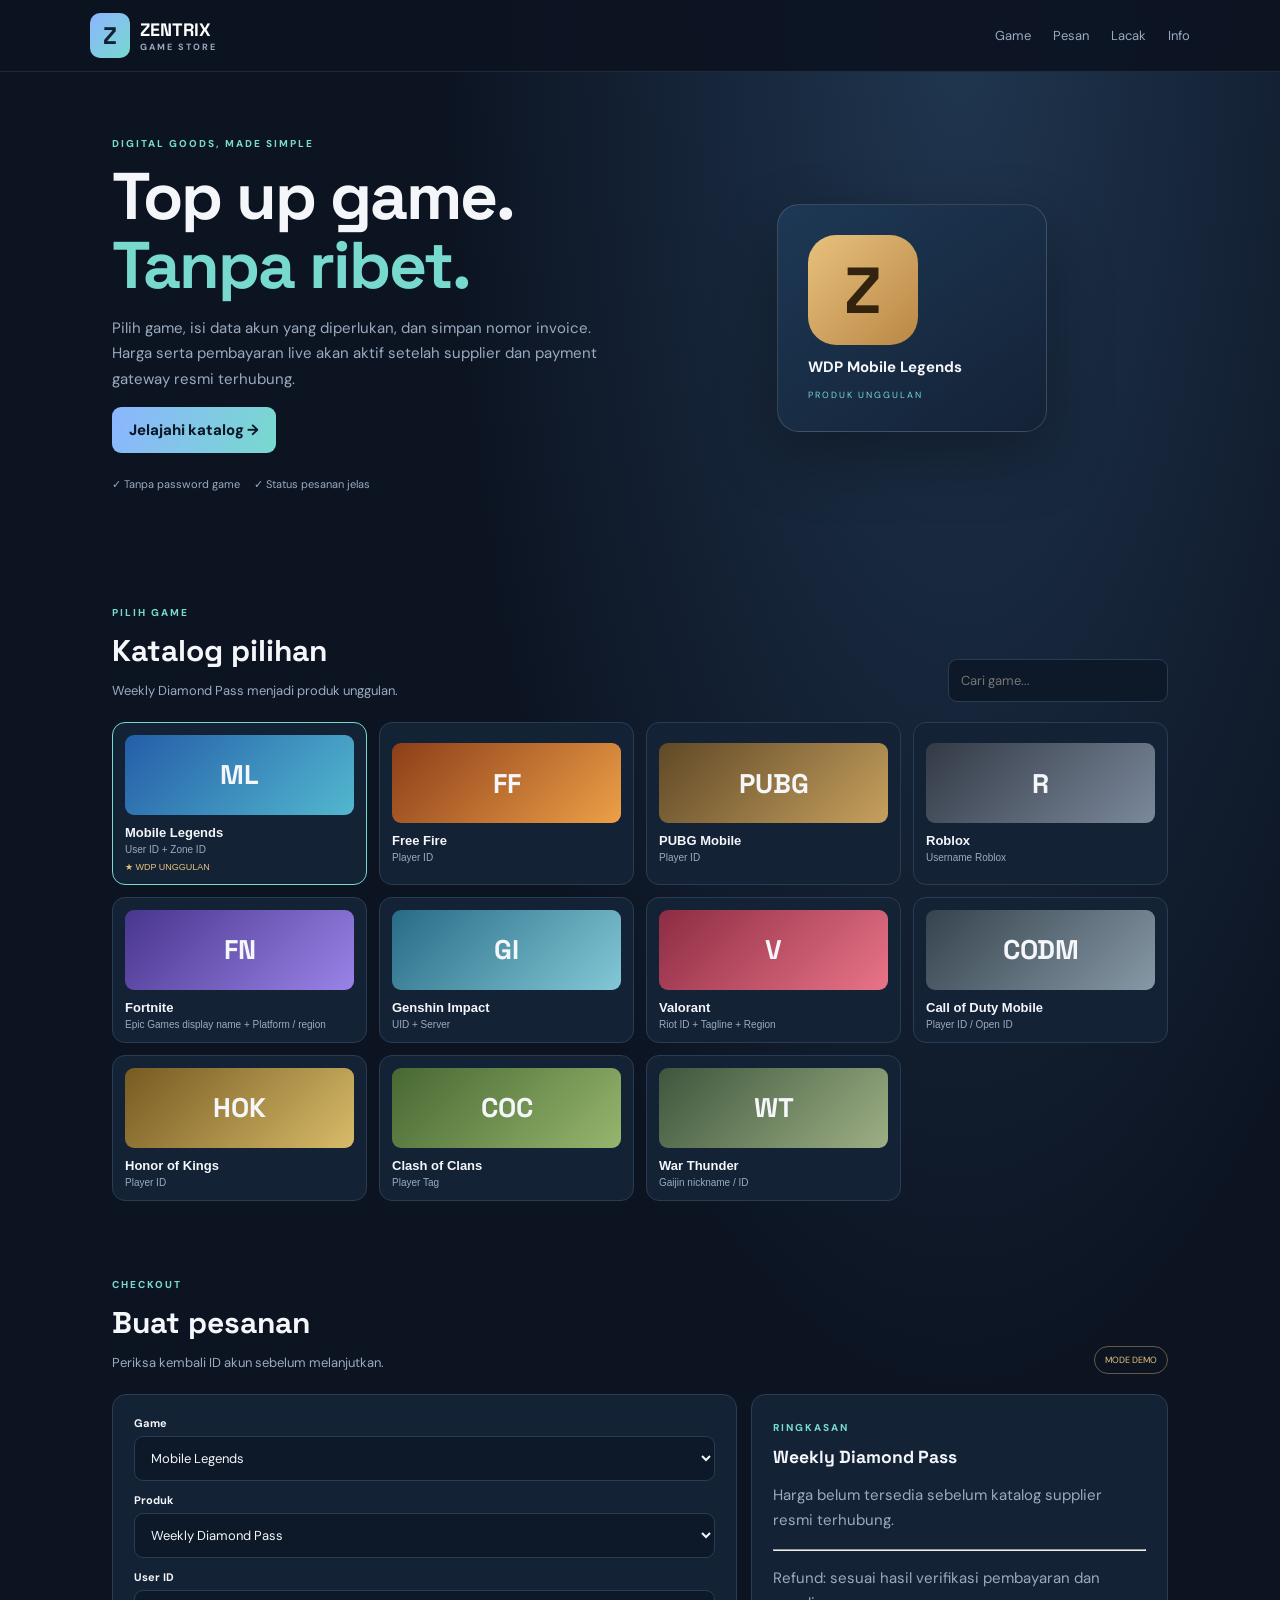
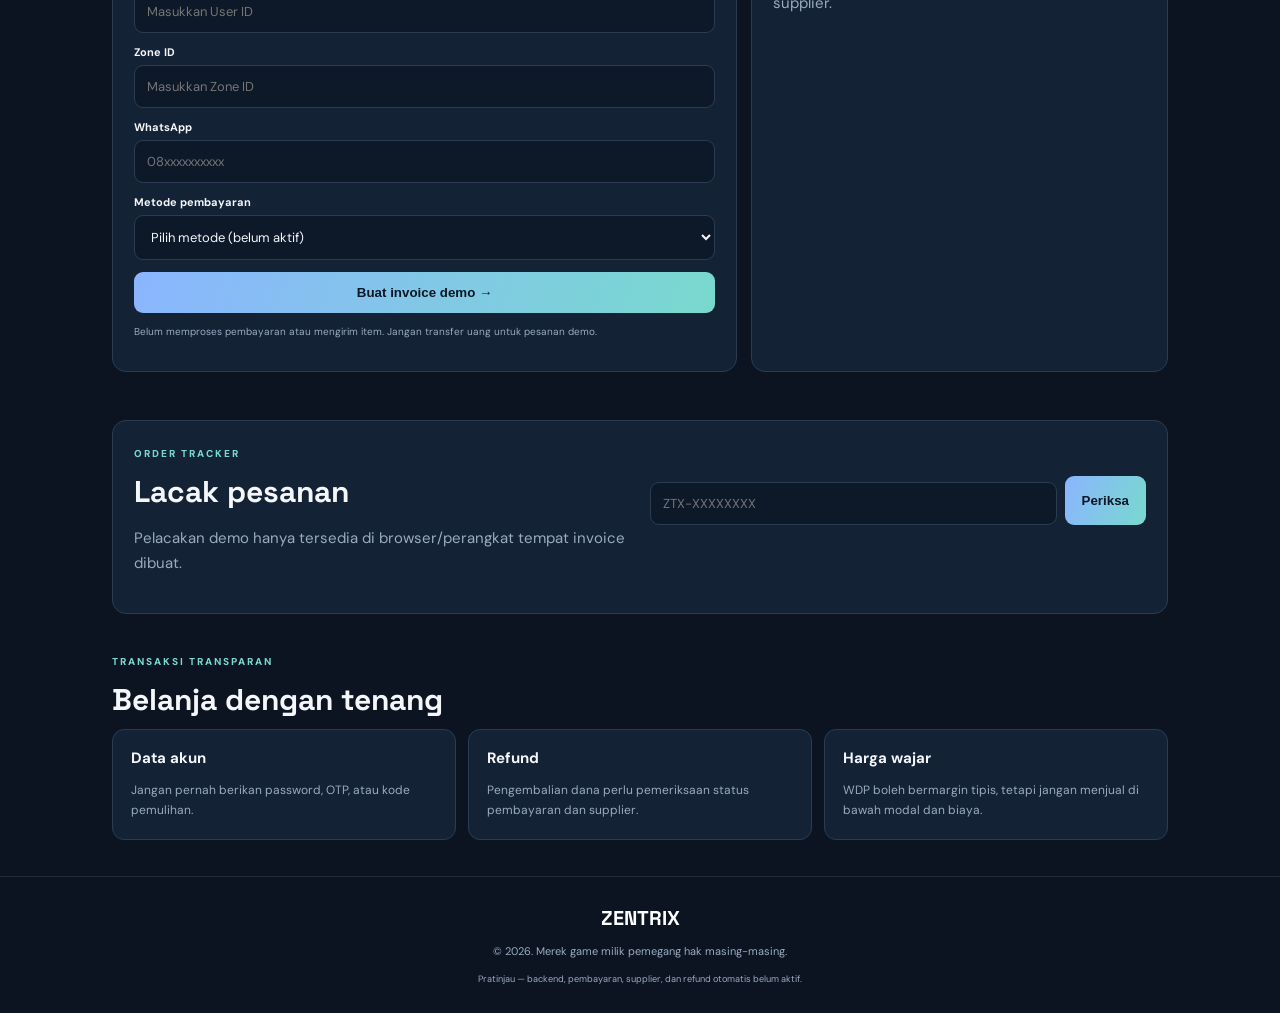
<file: index.html>
<!doctype html><html lang="id"><head><meta charset="utf-8"><meta name="viewport" content="width=device-width,initial-scale=1"><meta name="theme-color" content="#0c1422"><title>ZENTRIX — Game Store</title><link rel="stylesheet" href="style.css"></head><body>
<header><a class="brand" href="#home"><b>Z</b><span>ZENTRIX<small>GAME STORE</small></span></a><nav><a href="#catalog">Game</a><a href="#order">Pesan</a><a href="#track">Lacak</a><a href="#faq">Info</a></nav></header>
<main><section class="hero" id="home"><div><small class="eyebrow">DIGITAL GOODS, MADE SIMPLE</small><h1>Top up game.<br><em>Tanpa ribet.</em></h1><p>Pilih game, isi data akun yang diperlukan, dan simpan nomor invoice. Harga serta pembayaran live akan aktif setelah supplier dan payment gateway resmi terhubung.</p><a class="btn" href="#catalog">Jelajahi katalog →</a><p class="trust">✓ Tanpa password game　 ✓ Status pesanan jelas</p></div><aside class="hero-card"><div class="coin">Z</div><b>WDP Mobile Legends</b><small>PRODUK UNGGULAN</small></aside></section>
<section id="catalog"><div class="heading"><div><small class="eyebrow">PILIH GAME</small><h2>Katalog pilihan</h2><p>Weekly Diamond Pass menjadi produk unggulan.</p></div><input id="search" placeholder="Cari game..."></div><div id="games" class="games"></div></section>
<section id="order"><div class="heading"><div><small class="eyebrow">CHECKOUT</small><h2>Buat pesanan</h2><p>Periksa kembali ID akun sebelum melanjutkan.</p></div><span class="pill">MODE DEMO</span></div><div class="layout"><form id="form" class="panel"><label>Game<select id="game"></select></label><label>Produk<select id="product"></select></label><div id="account"></div><label>WhatsApp<input id="wa" placeholder="08xxxxxxxxxx" required></label><label>Metode pembayaran<select id="pay"><option value="">Pilih metode (belum aktif)</option><option>QRIS</option><option>DANA</option><option>OVO</option><option>GoPay</option><option>Virtual Account</option></select></label><button class="btn">Buat invoice demo →</button><p class="note">Belum memproses pembayaran atau mengirim item. Jangan transfer uang untuk pesanan demo.</p></form><aside class="panel"><small class="eyebrow">RINGKASAN</small><h3 id="sum">Pilih produk</h3><p>Harga belum tersedia sebelum katalog supplier resmi terhubung.</p><hr><p>Refund: sesuai hasil verifikasi pembayaran dan supplier.</p></aside></div><div id="result"></div></section>
<section id="track" class="panel track"><div><small class="eyebrow">ORDER TRACKER</small><h2>Lacak pesanan</h2><p>Pelacakan demo hanya tersedia di browser/perangkat tempat invoice dibuat.</p></div><form id="trackform"><input id="invoice" placeholder="ZTX-XXXXXXXX" required><button class="btn">Periksa</button><p id="trackresult"></p></form></section>
<section id="faq"><small class="eyebrow">TRANSAKSI TRANSPARAN</small><h2>Belanja dengan tenang</h2><div class="features"><article><b>Data akun</b><p>Jangan pernah berikan password, OTP, atau kode pemulihan.</p></article><article><b>Refund</b><p>Pengembalian dana perlu pemeriksaan status pembayaran dan supplier.</p></article><article><b>Harga wajar</b><p>WDP boleh bermargin tipis, tetapi jangan menjual di bawah modal dan biaya.</p></article></div></section></main>
<footer><b>ZENTRIX</b><p>© 2026. Merek game milik pemegang hak masing-masing.</p><small>Pratinjau — backend, pembayaran, supplier, dan refund otomatis belum aktif.</small></footer><script src="app.js"></script></body></html>
</file>
<file: style.css>
@import url('https://fonts.googleapis.com/css2?family=DM+Sans:wght@400;500;600;700;800&family=Space+Grotesk:wght@500;600;700&display=swap');
:root{--bg:#0c1422;--panel:#142236;--line:#2b3c52;--text:#f4f6fa;--muted:#9aabc0;--mint:#78d9ce;--blue:#8bb5ff}*{box-sizing:border-box}html{scroll-behavior:smooth;scroll-padding-top:85px}body{margin:0;background:radial-gradient(ellipse at 75% 0,#203650,transparent 38%),var(--bg);color:var(--text);font:15px 'DM Sans',sans-serif}header{height:72px;padding:0 max(calc((100% - 1100px)/2),22px);display:flex;align-items:center;justify-content:space-between;border-bottom:1px solid #ffffff18;position:sticky;top:0;background:#0c1422ee;z-index:5}.brand{display:flex;gap:10px;align-items:center;color:white;text-decoration:none;font:700 18px 'Space Grotesk'}.brand b{background:linear-gradient(135deg,var(--blue),var(--mint));color:#102033;padding:7px 13px;border-radius:10px;font-size:24px}.brand small{display:block;color:var(--muted);font:700 9px 'DM Sans';letter-spacing:2px}nav{display:flex;gap:22px}nav a{color:var(--muted);text-decoration:none;font-size:13px}main{max-width:1100px;margin:auto;padding:0 22px}.hero{min-height:440px;display:grid;grid-template-columns:1fr 1fr;align-items:center;gap:30px;padding:60px 0}.eyebrow{color:var(--mint);font-size:10px;font-weight:800;letter-spacing:2px}h1,h2,h3{font-family:'Space Grotesk';margin:10px 0}h1{font-size:clamp(42px,6vw,66px);line-height:1.05;letter-spacing:-2px}h1 em{font-style:normal;color:var(--mint)}p{color:var(--muted);line-height:1.7}.hero>div>p{max-width:540px}.btn{display:inline-block;background:linear-gradient(110deg,var(--blue),var(--mint));border:0;border-radius:9px;padding:13px 17px;color:#0b1725;font-weight:800;text-decoration:none;cursor:pointer}.trust{font-size:11px;margin-top:22px}.hero-card{justify-self:center;width:270px;padding:30px;border:1px solid #ffffff25;border-radius:22px;background:linear-gradient(145deg,#1d3855,#142236);box-shadow:0 25px 65px #0005;display:grid;gap:12px}.coin{width:110px;height:110px;border-radius:28px;display:grid;place-items:center;background:linear-gradient(135deg,#e7c17d,#bb8745);color:#33230e;font:700 65px 'Space Grotesk'}.hero-card small{color:var(--mint);letter-spacing:2px;font-size:9px}.heading{display:flex;justify-content:space-between;align-items:end;gap:18px;margin-bottom:20px}section{padding:36px 0}h2{font-size:30px}.heading p{margin:0;font-size:13px}.heading input,input,select{background:#0d1929;color:var(--text);border:1px solid var(--line);border-radius:9px;padding:12px;font:13px 'DM Sans'}.heading input{width:220px}.games{display:grid;grid-template-columns:repeat(4,1fr);gap:12px}.game{background:var(--panel);border:1px solid var(--line);border-radius:13px;padding:12px;color:var(--text);text-align:left;cursor:pointer}.game:hover,.game.active{border-color:var(--mint)}.logo{height:80px;border-radius:9px;display:grid;place-items:center;margin-bottom:10px;background:linear-gradient(135deg,var(--c1),var(--c2));font:700 27px 'Space Grotesk'}.game strong{display:block;font-size:13px}.game small{display:block;color:var(--muted);font-size:10px;margin-top:4px}.game em{display:block;color:#e7c17d;font-size:9px;margin-top:7px;font-style:normal}.pill{border:1px solid #e7c17d66;color:#e7c17d;border-radius:20px;padding:7px 10px;font-size:9px}.layout{display:grid;grid-template-columns:1.2fr .8fr;gap:14px}.panel{padding:21px;background:var(--panel);border:1px solid var(--line);border-radius:14px}.panel label{display:block;font-size:11px;font-weight:700;margin-bottom:12px}.panel input,.panel select{display:block;width:100%;margin-top:6px}.panel .btn{width:100%}.note{font-size:10px}.track{display:grid;grid-template-columns:1fr 1fr;gap:20px;align-items:center}.track form{display:grid;grid-template-columns:1fr auto;gap:8px}.track form p{grid-column:1/-1;font-size:12px}.features{display:grid;grid-template-columns:repeat(3,1fr);gap:12px}.features article{padding:18px;background:var(--panel);border:1px solid var(--line);border-radius:12px}.features p{font-size:12px;margin-bottom:0}#result{margin-top:12px}.result{padding:15px;border:1px solid var(--mint);border-radius:10px;color:var(--mint);font-size:13px;line-height:1.7}footer{text-align:center;border-top:1px solid #ffffff18;padding:28px;color:var(--muted);font-size:11px}footer b{color:white;font:700 20px 'Space Grotesk'}@media(max-width:700px){header{padding:0 15px}nav{display:none}main{padding:0 16px}.hero{grid-template-columns:1fr;padding:45px 0 25px;gap:25px}.hero-card{justify-self:start;width:100%}.games{grid-template-columns:repeat(2,1fr)}.heading{align-items:stretch;flex-direction:column}.heading input{width:100%}.layout,.track{grid-template-columns:1fr}.features{grid-template-columns:1fr}.track form{grid-template-columns:1fr}}
</file>
